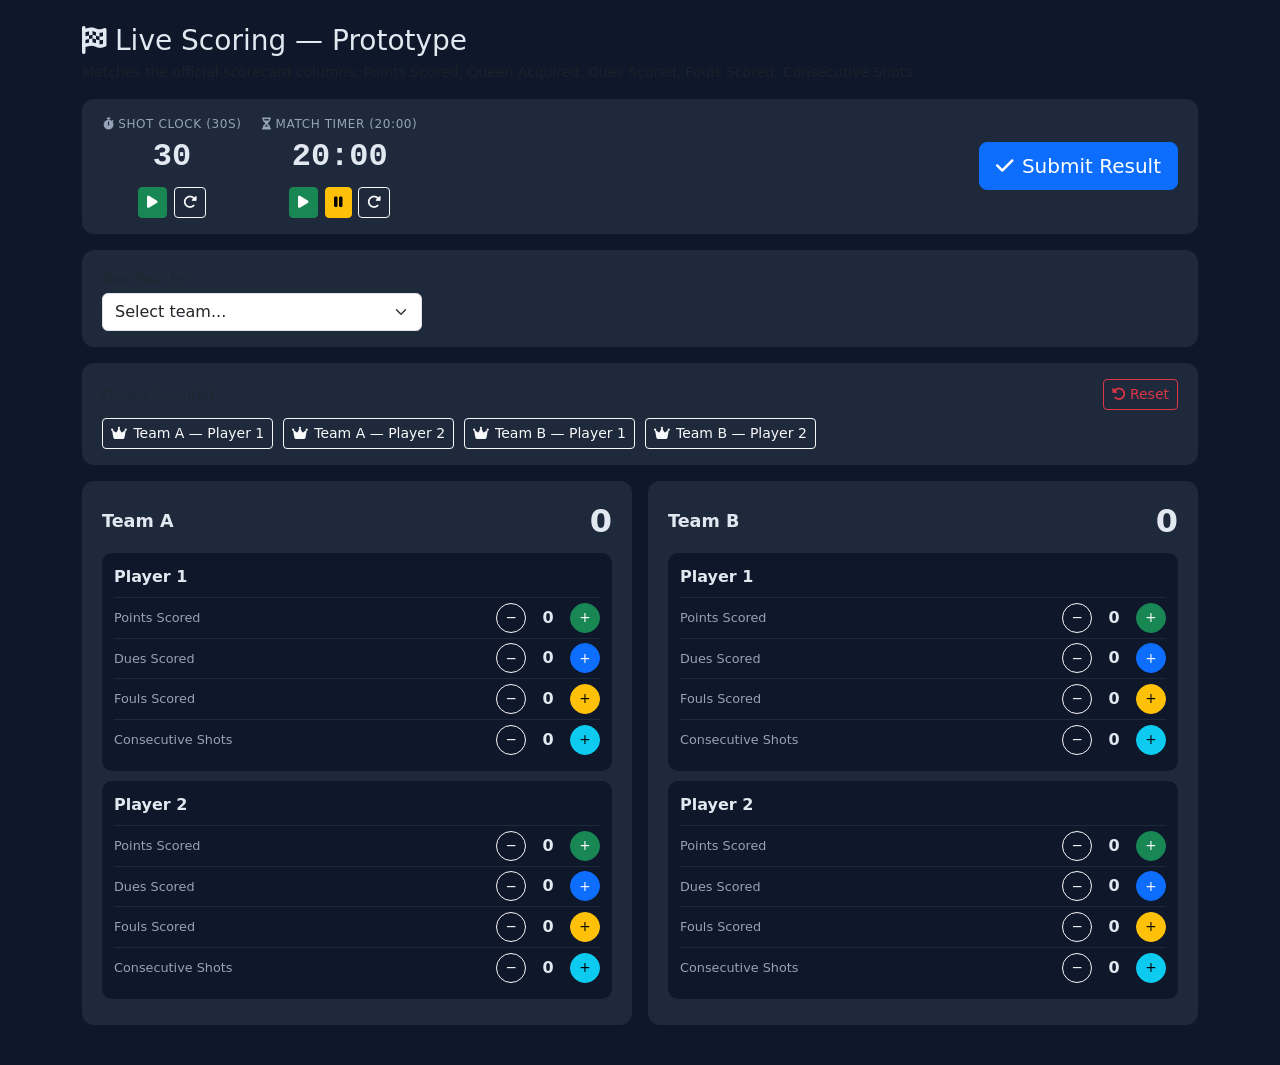
<file: live-scoring-test.html>
<!doctype html>
<html lang="en">
<head>
<meta charset="UTF-8" />
<meta name="viewport" content="width=device-width, initial-scale=1.0" />
<title>Live Scoring — Prototype</title>
<link href="https://cdn.jsdelivr.net/npm/bootstrap@5.3.3/dist/css/bootstrap.min.css" rel="stylesheet">
<link rel="stylesheet" href="https://cdnjs.cloudflare.com/ajax/libs/font-awesome/6.5.1/css/all.min.css">
<style>
  body { background: #0f172a; color: #e2e8f0; font-family: system-ui, sans-serif; padding: 1.5rem; }
  .card-x { background: #1e293b; border-radius: 12px; padding: 1rem 1.25rem; margin-bottom: 1rem; }
  .team-name { font-weight: 700; font-size: 1.1rem; }
  .coin-total { font-size: 2rem; font-weight: 800; }
  .player-block { background: #0f172a; border-radius: 10px; padding: 0.75rem; margin-bottom: 0.6rem; }
  .player-name { font-weight: 700; margin-bottom: 0.5rem; }
  .stat-row { display: flex; align-items: center; justify-content: space-between; padding: 0.3rem 0; border-top: 1px solid #1e293b; }
  .stat-row:first-of-type { border-top: none; }
  .stat-label { font-size: 0.8rem; color: #94a3b8; }
  .stat-val { font-weight: 700; min-width: 2.5ch; text-align: center; }
  .btn-round { width: 30px; height: 30px; border-radius: 50%; padding: 0; line-height: 1; font-size: 0.85rem; }
  .queen-badge { cursor: pointer; }
  .toss-input { max-width: 320px; }
  .nrr-val { font-family: ui-monospace, monospace; }
  .timer-card { display: flex; flex-wrap: wrap; gap: 1.25rem; align-items: center; }
  .timer-block { text-align: center; min-width: 140px; }
  .timer-label { font-size: 0.75rem; color: #94a3b8; text-transform: uppercase; letter-spacing: 0.05em; }
  .timer-val { font-family: ui-monospace, monospace; font-size: 2rem; font-weight: 800; }
  .timer-val.warn { color: #f59e0b; }
  .timer-val.danger { color: #ef4444; animation: pulse 1s infinite; }
  @keyframes pulse { 0%,100% { opacity: 1; } 50% { opacity: 0.4; } }
  .timer-controls { display: flex; gap: 0.4rem; justify-content: center; margin-top: 0.4rem; }
  .submit-block { margin-left: auto; text-align: center; }
  .queen-row { display: flex; flex-wrap: wrap; gap: 0.6rem; }
  .queen-btn { display: flex; align-items: center; gap: 0.4rem; }
  .queen-btn.taken { opacity: 0.55; }
  .modal-backdrop-x { display: none; position: fixed; inset: 0; background: rgba(0,0,0,0.6); z-index: 1050; align-items: center; justify-content: center; }
  .modal-backdrop-x.show { display: flex; }
  .modal-box { background: #1e293b; border-radius: 12px; padding: 1.5rem; width: 100%; max-width: 420px; }
  .winner-options { display: flex; gap: 0.6rem; margin-bottom: 1rem; }
  .winner-options .btn { flex: 1; }
  .margin-row { display: flex; align-items: center; justify-content: center; gap: 1rem; margin-bottom: 1rem; }
  .margin-val { font-size: 1.8rem; font-weight: 800; min-width: 3ch; text-align: center; }
</style>
</head>
<body>
<div class="container">
  <h3 class="mb-1"><i class="fa-solid fa-flag-checkered me-2"></i>Live Scoring — Prototype</h3>
  <p class="text-muted small mb-3">Matches the official scorecard columns: Points Scored, Queen Acquired, Dues Scored, Fouls Scored, Consecutive Shots.</p>

  <div class="card-x timer-card">
    <div class="timer-block">
      <div class="timer-label"><i class="fa-solid fa-stopwatch me-1"></i>Shot Clock (30s)</div>
      <div class="timer-val" id="shotClockVal">30</div>
      <div class="timer-controls">
        <button class="btn btn-sm btn-success" id="shotStart"><i class="fa-solid fa-play"></i></button>
        <button class="btn btn-sm btn-outline-light" id="shotReset"><i class="fa-solid fa-rotate-right"></i></button>
      </div>
    </div>
    <div class="timer-block">
      <div class="timer-label"><i class="fa-solid fa-hourglass-half me-1"></i>Match Timer (20:00)</div>
      <div class="timer-val" id="matchClockVal">20:00</div>
      <div class="timer-controls">
        <button class="btn btn-sm btn-success" id="matchStartBtn"><i class="fa-solid fa-play"></i></button>
        <button class="btn btn-sm btn-warning" id="matchPauseBtn"><i class="fa-solid fa-pause"></i></button>
        <button class="btn btn-sm btn-outline-light" id="matchResetBtn"><i class="fa-solid fa-rotate-right"></i></button>
      </div>
    </div>
    <div class="submit-block">
      <button class="btn btn-lg btn-primary" id="openSubmitModal"><i class="fa-solid fa-check me-2"></i>Submit Result</button>
    </div>
  </div>

  <div class="card-x">
    <label class="form-label small text-muted mb-1">Toss Won by</label>
    <select class="form-select toss-input" id="tossInput">
      <option value="">Select team...</option>
    </select>
  </div>

  <div class="card-x">
    <div class="d-flex justify-content-between align-items-center mb-2">
      <label class="form-label small text-muted mb-0">Queen Acquired</label>
      <button class="btn btn-sm btn-outline-danger" id="queenResetBtn"><i class="fa-solid fa-rotate-left me-1"></i>Reset</button>
    </div>
    <div class="queen-row" id="queenRow"></div>
  </div>

  <div class="card-x" id="resultCard" style="display:none;"></div>

  <div class="row g-3">
    <div class="col-md-6" id="teamA"></div>
    <div class="col-md-6" id="teamB"></div>
  </div>
</div>

<div class="modal-backdrop-x" id="submitModal">
  <div class="modal-box">
    <h5 class="mb-3"><i class="fa-solid fa-trophy me-2"></i>Submit Match Result</h5>
    <div class="winner-options">
      <button class="btn btn-outline-light" data-winner="A" id="winnerA">Team A Won</button>
      <button class="btn btn-outline-light" data-winner="draw" id="winnerDraw">Draw</button>
      <button class="btn btn-outline-light" data-winner="B" id="winnerB">Team B Won</button>
    </div>
    <div id="nrrLeaderSection" style="display:none;">
      <label class="form-label small text-muted mb-1 d-block text-center">Leading in NRR</label>
      <div class="winner-options" id="nrrLeaderOptions">
        <button class="btn btn-outline-light" data-nrr-leader="A" id="nrrLeaderA">Team A</button>
        <button class="btn btn-outline-light" data-nrr-leader="B" id="nrrLeaderB">Team B</button>
      </div>
    </div>
    <div id="marginSection" style="display:none;">
      <label class="form-label small text-muted mb-1 d-block text-center" id="marginLabel">NRR Margin</label>
      <div class="margin-row">
        <button class="btn btn-outline-light btn-round" id="marginMinus">−</button>
        <span class="margin-val" id="marginVal">0</span>
        <button class="btn btn-info btn-round" id="marginPlus">+</button>
      </div>
    </div>
    <div class="d-flex gap-2">
      <button class="btn btn-secondary flex-fill" id="closeSubmitModal">Cancel</button>
      <button class="btn btn-success flex-fill" id="confirmSubmit">Confirm</button>
    </div>
  </div>
</div>

<script>
const SHOT_CLOCK_SECONDS = 30;
const MATCH_MINUTES = 20;

const timers = {
  shot: { remaining: SHOT_CLOCK_SECONDS, running: false, interval: null },
  match: { remaining: MATCH_MINUTES * 60, running: false, interval: null, elapsedForNrr: 0 },
};

const state = {
  toss: '',
  queenTakenBy: null, // player id, once set no other player can take it
  result: null, // { winner: 'A'|'B'|'draw', margin: number }
  teams: {
    A: {
      name: 'Team A',
      players: [
        { id: 'A1', name: 'Player 1', points: 0, dues: 0, fouls: 0, streak: 0 },
        { id: 'A2', name: 'Player 2', points: 0, dues: 0, fouls: 0, streak: 0 },
      ],
    },
    B: {
      name: 'Team B',
      players: [
        { id: 'B1', name: 'Player 1', points: 0, dues: 0, fouls: 0, streak: 0 },
        { id: 'B2', name: 'Player 2', points: 0, dues: 0, fouls: 0, streak: 0 },
      ],
    },
  },
};

function fmtClock(totalSeconds) {
  const m = Math.floor(totalSeconds / 60);
  const s = totalSeconds % 60;
  return `${String(m).padStart(2, '0')}:${String(s).padStart(2, '0')}`;
}

function renderTimers() {
  const shotEl = document.getElementById('shotClockVal');
  shotEl.textContent = timers.shot.remaining;
  shotEl.className = 'timer-val' + (timers.shot.remaining <= 5 ? ' danger' : timers.shot.remaining <= 10 ? ' warn' : '');

  const matchEl = document.getElementById('matchClockVal');
  matchEl.textContent = fmtClock(timers.match.remaining);
  matchEl.className = 'timer-val' + (timers.match.remaining <= 60 ? ' danger' : timers.match.remaining <= 300 ? ' warn' : '');
}

function startShotClock() {
  clearInterval(timers.shot.interval);
  timers.shot.running = true;
  timers.shot.interval = setInterval(() => {
    timers.shot.remaining -= 1;
    if (timers.shot.remaining <= 0) {
      timers.shot.remaining = 0;
      clearInterval(timers.shot.interval);
      timers.shot.running = false;
    }
    renderTimers();
  }, 1000);
}

function resetShotClock() {
  clearInterval(timers.shot.interval);
  timers.shot.running = false;
  timers.shot.remaining = SHOT_CLOCK_SECONDS;
  renderTimers();
}

function startMatchClock() {
  if (timers.match.running) return;
  timers.match.running = true;
  timers.match.interval = setInterval(() => {
    timers.match.remaining -= 1;
    if (timers.match.remaining <= 0) {
      timers.match.remaining = 0;
      clearInterval(timers.match.interval);
      timers.match.running = false;
    }
    renderTimers();
    render();
  }, 1000);
}

function pauseMatchClock() {
  clearInterval(timers.match.interval);
  timers.match.running = false;
}

function resetMatchClock() {
  clearInterval(timers.match.interval);
  timers.match.running = false;
  timers.match.remaining = MATCH_MINUTES * 60;
  renderTimers();
  render();
}

function playerBlock(teamKey, p) {
  return `
    <div class="player-block">
      <div class="player-name">${p.name}</div>

      <div class="stat-row">
        <span class="stat-label">Points Scored</span>
        <div class="d-flex align-items-center gap-2">
          <button class="btn btn-sm btn-outline-light btn-round" data-action="points-minus" data-team="${teamKey}" data-player="${p.id}">−</button>
          <span class="stat-val">${p.points}</span>
          <button class="btn btn-sm btn-success btn-round" data-action="points-plus" data-team="${teamKey}" data-player="${p.id}">+</button>
        </div>
      </div>
      <div class="stat-row">
        <span class="stat-label">Dues Scored</span>
        <div class="d-flex align-items-center gap-2">
          <button class="btn btn-sm btn-outline-light btn-round" data-action="dues-minus" data-team="${teamKey}" data-player="${p.id}">−</button>
          <span class="stat-val">${p.dues}</span>
          <button class="btn btn-sm btn-primary btn-round" data-action="dues-plus" data-team="${teamKey}" data-player="${p.id}">+</button>
        </div>
      </div>
      <div class="stat-row">
        <span class="stat-label">Fouls Scored</span>
        <div class="d-flex align-items-center gap-2">
          <button class="btn btn-sm btn-outline-light btn-round" data-action="fouls-minus" data-team="${teamKey}" data-player="${p.id}">−</button>
          <span class="stat-val">${p.fouls}</span>
          <button class="btn btn-sm btn-warning btn-round" data-action="fouls-plus" data-team="${teamKey}" data-player="${p.id}">+</button>
        </div>
      </div>
      <div class="stat-row">
        <span class="stat-label">Consecutive Shots</span>
        <div class="d-flex align-items-center gap-2">
          <button class="btn btn-sm btn-outline-light btn-round" data-action="streak-minus" data-team="${teamKey}" data-player="${p.id}">−</button>
          <span class="stat-val">${p.streak}</span>
          <button class="btn btn-sm btn-info btn-round" data-action="streak-plus" data-team="${teamKey}" data-player="${p.id}">+</button>
        </div>
      </div>
    </div>
  `;
}

function teamCard(teamKey) {
  const team = state.teams[teamKey];
  const total = team.players.reduce((s, p) => s + p.points, 0);
  return `
    <div class="card-x">
      <div class="d-flex justify-content-between align-items-center mb-2">
        <span class="team-name">${team.name}</span>
        <span class="coin-total">${total}</span>
      </div>
      ${team.players.map(p => playerBlock(teamKey, p)).join('')}
    </div>
  `;
}

function allPlayers() {
  return [
    ...state.teams.A.players.map(p => ({ ...p, teamKey: 'A' })),
    ...state.teams.B.players.map(p => ({ ...p, teamKey: 'B' })),
  ];
}

function renderQueenRow() {
  const row = document.getElementById('queenRow');
  row.innerHTML = allPlayers().map(p => {
    const taken = state.queenTakenBy !== null;
    const isThisOne = state.queenTakenBy === p.id;
    return `
      <button class="btn btn-sm ${isThisOne ? 'btn-danger' : 'btn-outline-light'} queen-btn ${taken && !isThisOne ? 'taken' : ''}"
        data-action="queen-take" data-player="${p.id}" data-team="${p.teamKey}" ${taken ? 'disabled' : ''}>
        <i class="fa-solid fa-crown"></i> ${state.teams[p.teamKey].name} — ${p.name}
      </button>
    `;
  }).join('');
}

function render() {
  document.getElementById('teamA').innerHTML = teamCard('A');
  document.getElementById('teamB').innerHTML = teamCard('B');
  renderQueenRow();
}

function renderTossOptions() {
  const sel = document.getElementById('tossInput');
  const current = state.toss;
  sel.innerHTML = `
    <option value="">Select team...</option>
    <option value="A">${state.teams.A.name}</option>
    <option value="B">${state.teams.B.name}</option>
  `;
  sel.value = current;
}

document.getElementById('tossInput').addEventListener('change', (e) => {
  state.toss = e.target.value;
});

renderTossOptions();

document.addEventListener('click', (e) => {
  const btn = e.target.closest('[data-action]');
  if (!btn) return;
  const action = btn.dataset.action;
  const team = state.teams[btn.dataset.team];
  const player = btn.dataset.player ? team.players.find(p => p.id === btn.dataset.player) : null;

  if (action === 'points-plus') {
    player.points += 1;
    resetShotClock();
  } else if (action === 'points-minus') {
    player.points = Math.max(0, player.points - 1);
  } else if (action === 'dues-plus') {
    player.dues += 1;
  } else if (action === 'dues-minus') {
    player.dues = Math.max(0, player.dues - 1);
  } else if (action === 'fouls-plus') {
    player.fouls += 1;
    resetShotClock();
  } else if (action === 'fouls-minus') {
    player.fouls = Math.max(0, player.fouls - 1);
  } else if (action === 'streak-plus') {
    player.streak += 1;
  } else if (action === 'streak-minus') {
    player.streak = Math.max(0, player.streak - 1);
  } else if (action === 'queen-take') {
    if (state.queenTakenBy === null) state.queenTakenBy = btn.dataset.player;
  }
  render();
});

document.getElementById('queenResetBtn').addEventListener('click', () => {
  state.queenTakenBy = null;
  render();
});

document.getElementById('shotStart').addEventListener('click', startShotClock);
document.getElementById('shotReset').addEventListener('click', resetShotClock);
document.getElementById('matchStartBtn').addEventListener('click', startMatchClock);
document.getElementById('matchPauseBtn').addEventListener('click', pauseMatchClock);
document.getElementById('matchResetBtn').addEventListener('click', resetMatchClock);

// --- Submit result modal ---
const submitModal = document.getElementById('submitModal');
let pendingWinner = null;
let pendingNrrLeader = null;
let pendingMargin = 0;

function renderModal() {
  ['A', 'draw', 'B'].forEach(w => {
    const id = w === 'draw' ? 'winnerDraw' : `winner${w}`;
    document.getElementById(id).className = 'btn ' + (pendingWinner === w ? 'btn-primary' : 'btn-outline-light');
  });

  const leaderSection = document.getElementById('nrrLeaderSection');
  const marginSection = document.getElementById('marginSection');
  const marginLabel = document.getElementById('marginLabel');

  if (pendingWinner === 'A' || pendingWinner === 'B') {
    // Winner is fixed as the NRR leader — no separate choice needed.
    pendingNrrLeader = pendingWinner;
    leaderSection.style.display = 'none';
    marginSection.style.display = 'block';
    marginLabel.textContent = `Team ${pendingWinner} NRR Margin`;
  } else if (pendingWinner === 'draw') {
    leaderSection.style.display = 'block';
    marginSection.style.display = pendingNrrLeader ? 'block' : 'none';
    marginLabel.textContent = pendingNrrLeader ? `Team ${pendingNrrLeader} NRR Margin` : '';
  } else {
    leaderSection.style.display = 'none';
    marginSection.style.display = 'none';
  }

  ['A', 'B'].forEach(t => {
    document.getElementById(`nrrLeader${t}`).className = 'btn ' + (pendingNrrLeader === t ? 'btn-info' : 'btn-outline-light');
  });
  document.getElementById('marginVal').textContent = pendingMargin;
}

document.getElementById('openSubmitModal').addEventListener('click', () => {
  pendingWinner = state.result?.winner ?? null;
  pendingNrrLeader = state.result?.nrrLeader ?? null;
  pendingMargin = state.result?.margin ?? 0;
  renderModal();
  submitModal.classList.add('show');
});

document.getElementById('closeSubmitModal').addEventListener('click', () => {
  submitModal.classList.remove('show');
});

['winnerA', 'winnerDraw', 'winnerB'].forEach(id => {
  document.getElementById(id).addEventListener('click', (e) => {
    const newWinner = e.currentTarget.dataset.winner;
    if (newWinner === 'draw' && pendingWinner !== 'draw') pendingNrrLeader = null;
    pendingWinner = newWinner;
    renderModal();
  });
});

['nrrLeaderA', 'nrrLeaderB'].forEach(id => {
  document.getElementById(id).addEventListener('click', (e) => {
    pendingNrrLeader = e.currentTarget.dataset.nrrLeader;
    renderModal();
  });
});

document.getElementById('marginPlus').addEventListener('click', () => {
  pendingMargin += 1;
  renderModal();
});
document.getElementById('marginMinus').addEventListener('click', () => {
  pendingMargin = Math.max(0, pendingMargin - 1);
  renderModal();
});

function renderResultCard() {
  const card = document.getElementById('resultCard');
  if (!state.result) { card.style.display = 'none'; return; }
  const { winner, nrrLeader, margin } = state.result;
  const nrrA = nrrLeader === 'A' ? margin : 0;
  const nrrB = nrrLeader === 'B' ? margin : 0;
  const resultText = winner === 'draw'
    ? 'Match Drawn'
    : `${state.teams[winner].name} Won`;
  card.style.display = 'block';
  card.innerHTML = `
    <div class="d-flex justify-content-between align-items-center mb-2">
      <strong><i class="fa-solid fa-trophy me-2"></i>${resultText}</strong>
    </div>
    <div class="d-flex justify-content-between">
      <span>${state.teams.A.name} — NRR <strong>${nrrA}</strong></span>
      <span>${state.teams.B.name} — NRR <strong>${nrrB}</strong></span>
    </div>
    ${winner === 'draw' ? `<div class="text-muted small mt-1">Leading in NRR: ${state.teams[nrrLeader].name}</div>` : ''}
  `;
}

document.getElementById('confirmSubmit').addEventListener('click', () => {
  if (!pendingWinner || !pendingNrrLeader) return;
  state.result = { winner: pendingWinner, nrrLeader: pendingNrrLeader, margin: pendingMargin };
  submitModal.classList.remove('show');
  renderResultCard();
});

renderTimers();
render();
renderResultCard();
</script>
</body>
</html>
</file>
